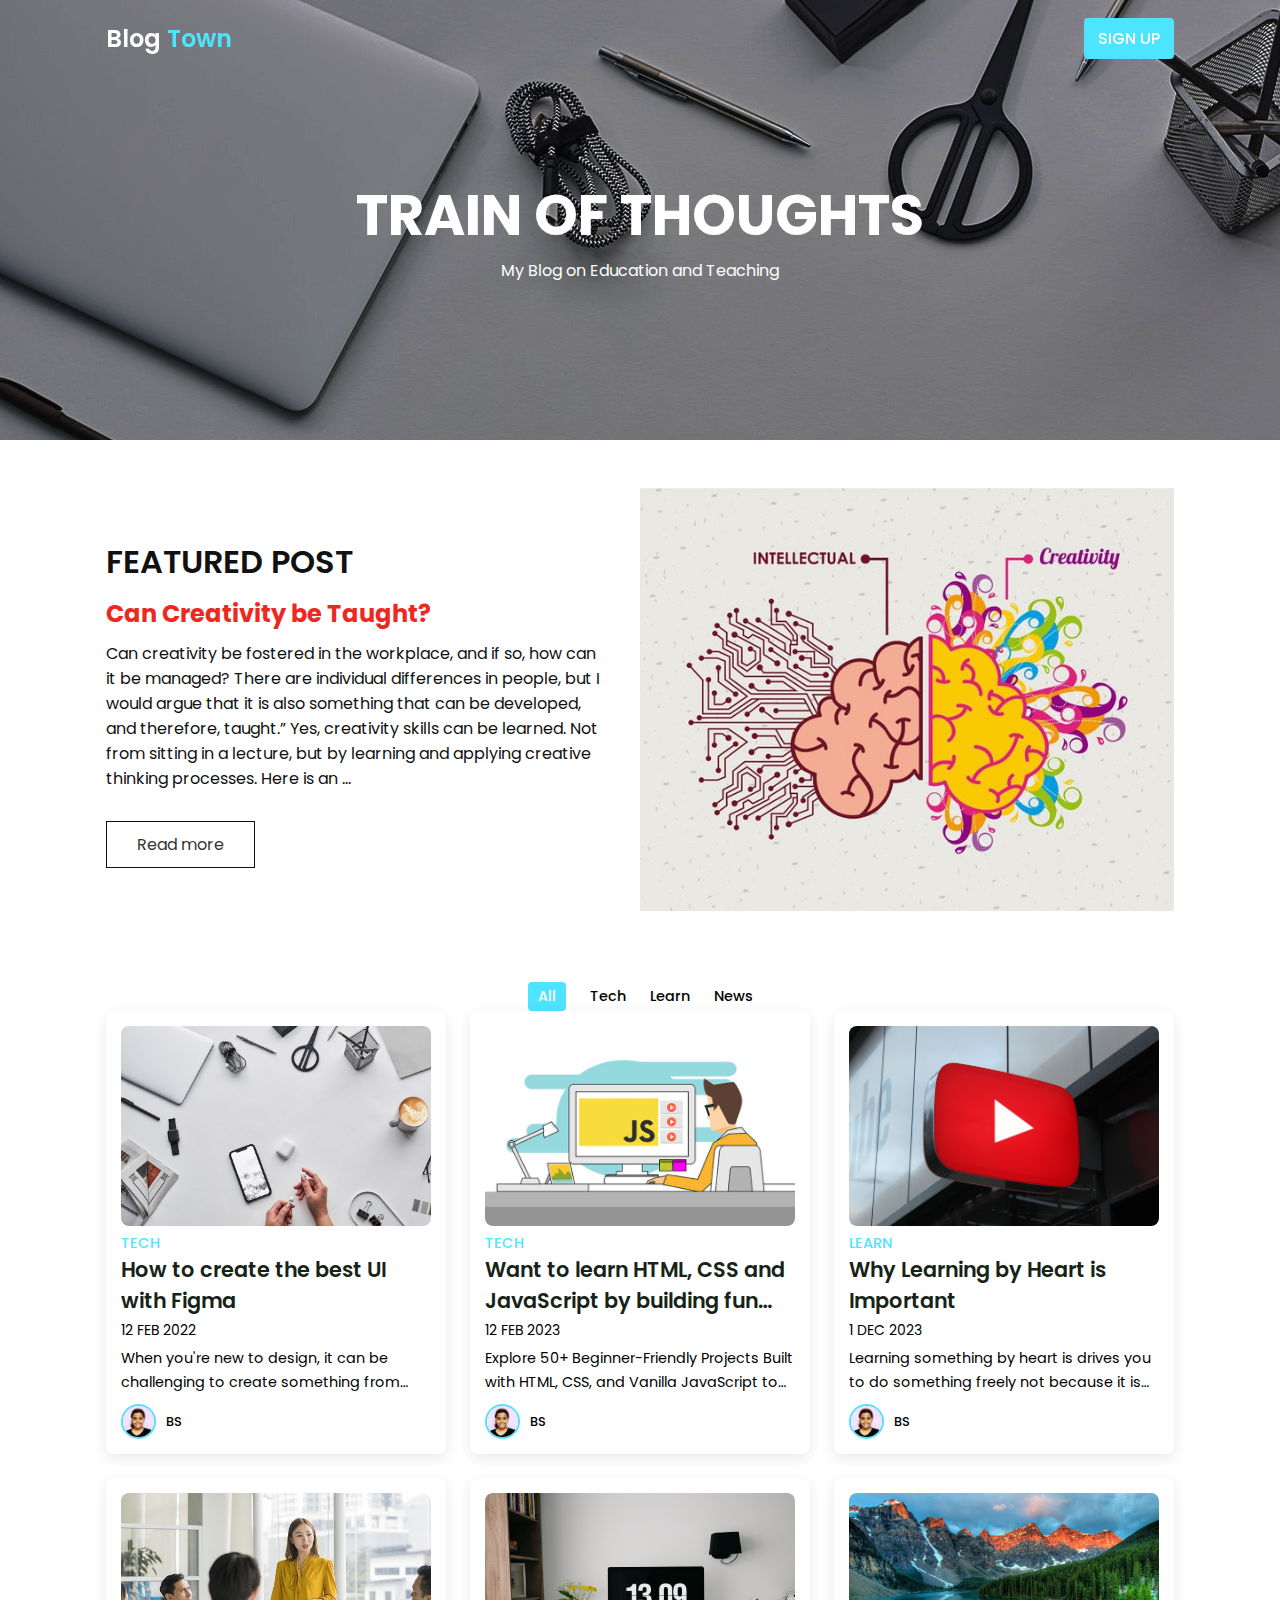
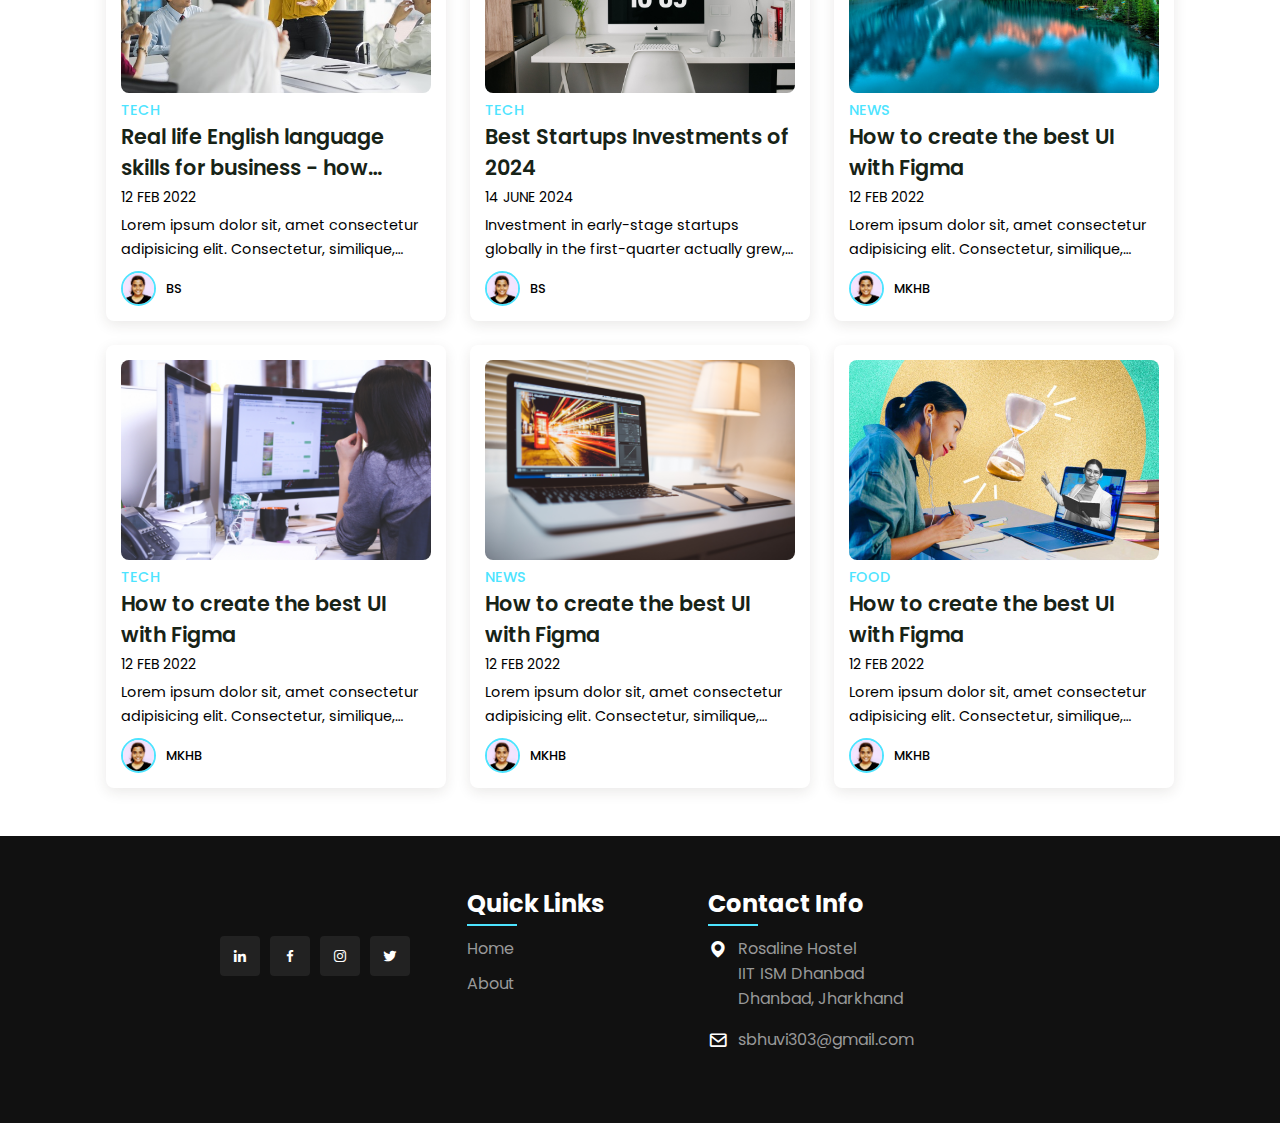
<file: index.html>
<!DOCTYPE html>
<html lang="en">
<head>
    <meta charset="UTF-8">
    <meta http-equiv="X-UA-Compatible" content="IE=edge">
    <meta name="viewport" content="width=device-width, initial-scale=1.0">
    <title>Trend Blogger</title>
    <!-- Box-icon -->
    <link href='https://unpkg.com/boxicons@2.1.4/css/boxicons.min.css' rel='stylesheet'>
    <link rel="stylesheet" href="style.css">
</head>
<body>
    <header>
        <div class="nav container">
            <a href="#" class="logo">Blog <span>Town</span></a>
            <a href="form.html" class="login">Sign Up</a>
        </div>
    </header>

    <section class="home" id="home">
        <div class="home-text container">
            <h2 class="home-title">TRAIN OF THOUGHTS</h2>
            <span class="home-subtitle">My Blog on Education and Teaching</span>
        </div>
    </section>

    <section class="about container" id="about">
        <div class="contentBx">
            <h2 class="titleText">FEATURED
                POST</h2>
                <h2 class="titleText1">Can Creativity be Taught?</h2>
            <p class="title-text">
                Can creativity be fostered in the workplace, and if so, how can it be managed? There are individual differences in people, but I would argue that it is also something that can be developed, and therefore, taught.”  Yes, creativity skills can be learned. Not from sitting in a lecture, but by learning and applying creative thinking processes. Here is an ...
                
            </p>
            <a href="https://www.creativityatwork.com/can-creativity-be-taught/" class="btn2">Read more</a>
        </div>
        <div class="imgBx">
            <img src="images/creativity.jpeg" alt="" class="fitBg">
        </div>
    </section>

    <div class="post-filter container">
        <span class="filter-item active-filter" data-filter="all">All</span>
        <span class="filter-item" data-filter="tech">Tech</span>
        <span class="filter-item" data-filter="food">Learn</span>
        <span class="filter-item" data-filter="news">News</span>
    </div>
    
    <div class="post container">
        <!-- Post 1 -->
        <div class="post-box tech">
            <img src="images/img1.jpg" alt="" class="post-img">
            <h2 class="category">Tech</h2>
            <a href="https://www.cprime.com/resources/blog/how-to-create-your-first-ui-design-app-in-figma/" class="post-title">How to create the best UI with Figma</a>
            <span class="post-date">12 Feb 2022</span>
            <p class="post-description">When you're new to design, it can be challenging to create something from scratch. A recommended approach is to start by copying existing designs. This method ...</p>
            <div class="profile">
                <img src="images/bhuvi.jpg" alt="" class="profile-img">
                <span class="profile-name">BS</span>
            </div>
        </div>
        <!-- Post 2 -->
        <div class="post-box tech">
            <img src="images/img2.jpg" alt="" class="post-img">
            <h2 class="category">Tech</h2>
            <a href="https://www.100jsprojects.com/" class="post-title">Want to learn HTML, CSS and JavaScript by building fun and engaging projects?</a>
            <span class="post-date">12 Feb 2023</span>
            <p class="post-description">Explore 50+ Beginner-Friendly Projects Built with HTML, CSS, and Vanilla JavaScript to Boost Your Web Development Skills</p>
            <div class="profile">
                <img src="images/bhuvi.jpg" alt="" class="profile-img">
                <span class="profile-name">BS</span>
            </div>
        </div>
        <!-- Post 3 -->
        <div class="post-box food">
            <img src="images/img3.jpg" alt="" class="post-img">
            <h2 class="category">LEARN</h2>
            <a href="https://ashishsingh803.wixsite.com/quantumfun/post/why-learning-by-heart-is-important" class="post-title">Why Learning by Heart is Important</a>
            <span class="post-date">1 Dec 2023</span>
            <p class="post-description">Learning something by heart is drives you to do something freely not because it is mandatory. You can learn something by heart by thinking </p>
            <div class="profile">
                <img src="images/bhuvi.jpg" alt="" class="profile-img">
                <span class="profile-name">BS</span>
            </div>
        </div>
        <!-- Post 4 -->
        <div class="post-box tech">
            <img src="images/image.png" alt="" class="post-img">
            <h2 class="category">TECH</h2>
            <a href="https://www.cambridgeenglish.org/blog/real-life-english-language-skills-for-business-how-linguaskill-can-help/" class="post-title">Real life English language skills for business - how Linguaskill can help</a>
            <span class="post-date">12 Feb 2022</span>
            <p class="post-description">Lorem ipsum dolor sit, amet consectetur adipisicing elit. Consectetur, similique, rerum excepturi harum, vitae facilis corrupti vel modi debitis est perferendis aut quasi ea unde repudiandae iste architecto. Corporis, voluptates.</p>
            <div class="profile">
                <img src="images/bhuvi.jpg" alt="" class="profile-img">
                <span class="profile-name">BS</span>
            </div>
        </div>
        <!-- Post 5 -->
        <div class="post-box news">
            <img src="images/img5.jpg" alt="" class="post-img">
            <h2 class="category">Tech</h2>
            <a href="https://www.seedtable.com/startups-investing" class="post-title">Best Startups Investments of 2024</a>
            <span class="post-date">14 June 2024</span>
            <p class="post-description">Investment in early-stage startups globally in the first-quarter actually grew, despite the overall funding dip, Crunchbase data shows. Funding ...</p>
            <div class="profile">
                <img src="images/bhuvi.jpg" alt="" class="profile-img">
                <span class="profile-name">BS</span>
            </div>
        </div>
        <!-- Post 6 -->
        <div class="post-box news">
            <img src="images/img4.jpg" alt="" class="post-img">
            <h2 class="category">News</h2>
            <a href="#" class="post-title">How to create the best UI with Figma</a>
            <span class="post-date">12 Feb 2022</span>
            <p class="post-description">Lorem ipsum dolor sit, amet consectetur adipisicing elit. Consectetur, similique, rerum excepturi harum, vitae facilis corrupti vel modi debitis est perferendis aut quasi ea unde repudiandae iste architecto. Corporis, voluptates.</p>
            <div class="profile">
                <img src="images/bhuvi.jpg" alt="" class="profile-img">
                <span class="profile-name">MKHB</span>
            </div>
        </div>
        <!-- Post 7 -->
        <div class="post-box tech">
            <img src="images/img7.jpg" alt="" class="post-img">
            <h2 class="category">Tech</h2>
            <a href="#" class="post-title">How to create the best UI with Figma</a>
            <span class="post-date">12 Feb 2022</span>
            <p class="post-description">Lorem ipsum dolor sit, amet consectetur adipisicing elit. Consectetur, similique, rerum excepturi harum, vitae facilis corrupti vel modi debitis est perferendis aut quasi ea unde repudiandae iste architecto. Corporis, voluptates.</p>
            <div class="profile">
                <img src="images/bhuvi.jpg" alt="" class="profile-img">
                <span class="profile-name">MKHB</span>
            </div>
        </div>
        <!-- Post 1 -->
        <div class="post-box news">
            <img src="images/img8.jpg" alt="" class="post-img">
            <h2 class="category">News</h2>
            <a href="#" class="post-title">How to create the best UI with Figma</a>
            <span class="post-date">12 Feb 2022</span>
            <p class="post-description">Lorem ipsum dolor sit, amet consectetur adipisicing elit. Consectetur, similique, rerum excepturi harum, vitae facilis corrupti vel modi debitis est perferendis aut quasi ea unde repudiandae iste architecto. Corporis, voluptates.</p>
            <div class="profile">
                <img src="images/bhuvi.jpg" alt="" class="profile-img">
                <span class="profile-name">MKHB</span>
            </div>
        </div>
        <!-- Post 9 -->
        <div class="post-box food">
            <img src="images/img10.jpg" alt="" class="post-img">
            <h2 class="category">Food</h2>
            <a href="#" class="post-title">How to create the best UI with Figma</a>
            <span class="post-date">12 Feb 2022</span>
            <p class="post-description">Lorem ipsum dolor sit, amet consectetur adipisicing elit. Consectetur, similique, rerum excepturi harum, vitae facilis corrupti vel modi debitis est perferendis aut quasi ea unde repudiandae iste architecto. Corporis, voluptates.</p>
            <div class="profile">
                <img src="images/bhuvi.jpg" alt="" class="profile-img">
                <span class="profile-name">MKHB</span>
            </div>
        </div>
    </div>

    <footer>
        <div class="footer-container">
            <div class="sec aboutus">
                <ul class="sci">
                    <li><a href="www.linkedin.com/in/bhuvi-singh-623248255"><i class="bx bxl-linkedin"></i></a></li>
                    <li><a href="#"><i class="bx bxl-facebook"></i></a></li>
                    <li><a href="#"><i class="bx bxl-instagram"></i></a></li>
                    <li><a href="#"><i class="bx bxl-twitter"></i></a></li>
                </ul>
            </div>
            <div class="sec quicklinks">
                <h2>Quick Links</h2>
                <ul>
                    <li><a href="index.html">Home</a></li>
                    <li><a href="about.html">About</a></li>
                </ul>
            </div>
            <div class="sec contactBx">
                <h2>Contact Info</h2>
                <ul class="info">
                    <li>
                        <span><i class='bx bxs-map'></i></span>
                        <span>Rosaline Hostel <br>IIT ISM Dhanbad <br> Dhanbad, Jharkhand</span>
                    </li>
                    <li>
                        <span><i class='bx bx-envelope' ></i></span>
                        <p><a href="mailto:sbhuvi303@gmail.com">sbhuvi303@gmail.com</a></p>
                    </li>
                </ul>
            </div>
        </div>
    </footer>

    <script src="https://cdnjs.cloudflare.com/ajax/libs/jquery/3.6.1/jquery.min.js" integrity="sha512-aVKKRRi/Q/YV+4mjoKBsE4x3H+BkegoM/em46NNlCqNTmUYADjBbeNefNxYV7giUp0VxICtqdrbqU7iVaeZNXA==" crossorigin="anonymous" referrerpolicy="no-referrer"></script>
    <script src="main.js"></script>
</body>
</html>
</file>
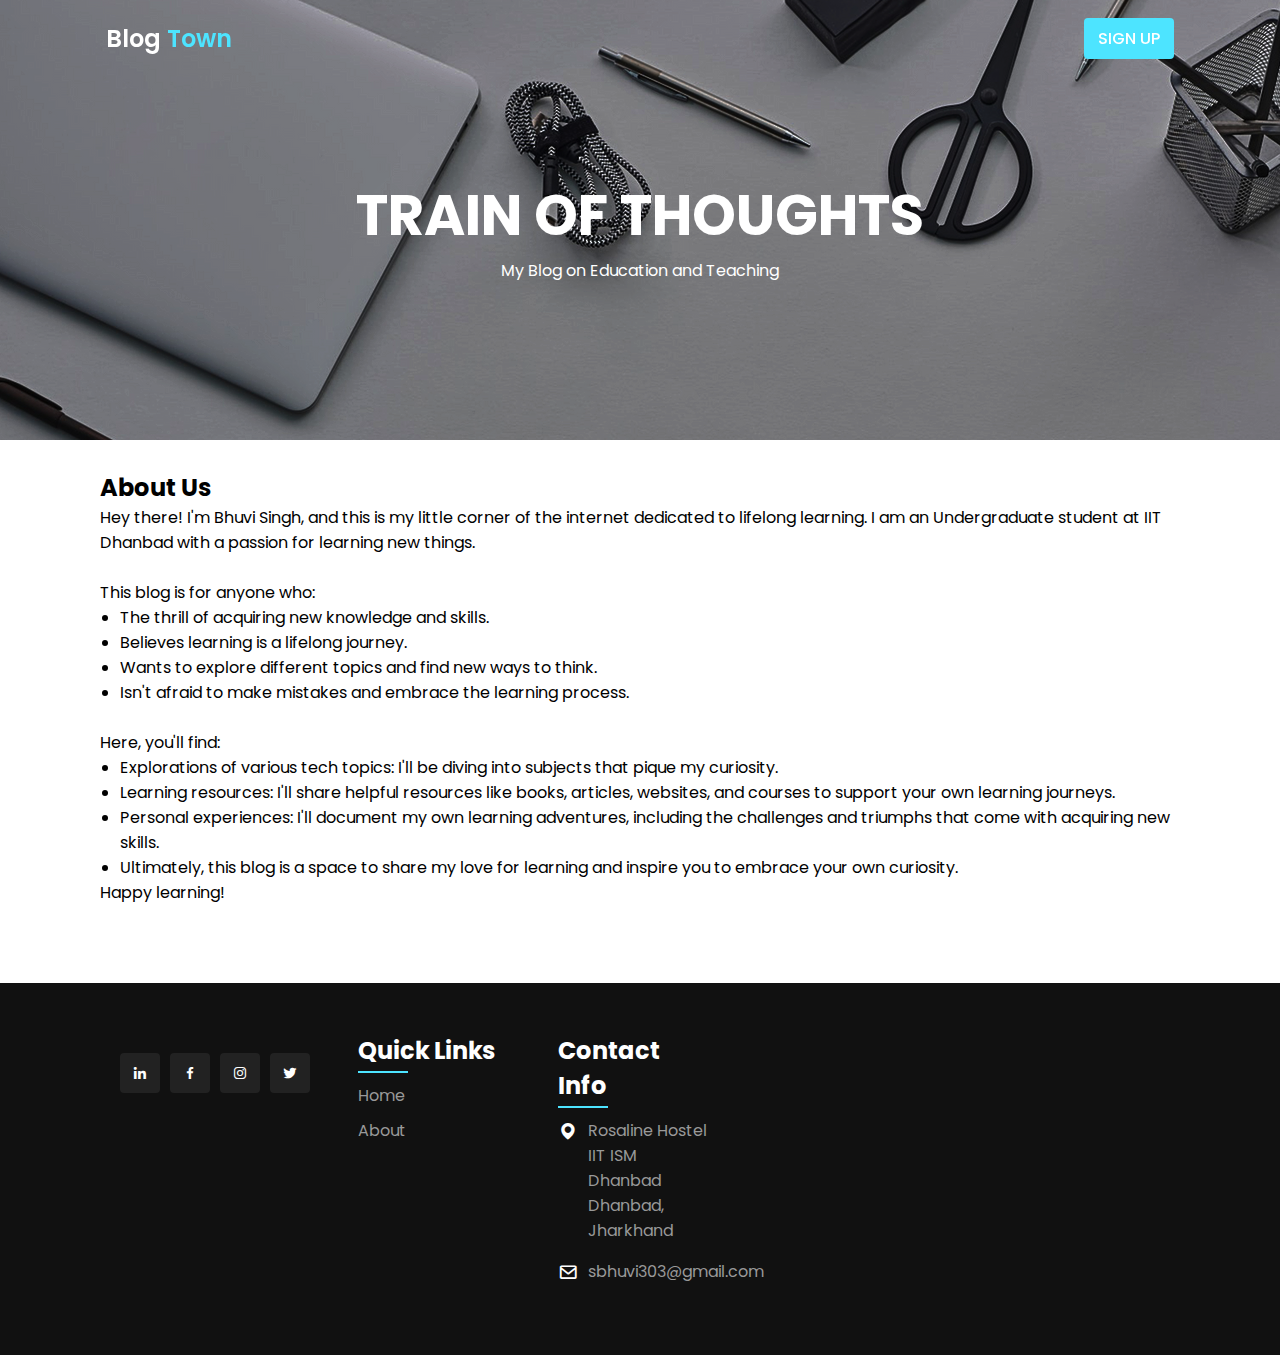
<file: about.html>
<!DOCTYPE html>
<html lang="en">

    <head>
        <meta charset="UTF-8">
        <meta http-equiv="X-UA-Compatible" content="IE=edge">
        <meta name="viewport" content="width=device-width, initial-scale=1.0">
        <title>Trend Blogger</title>
        <link href='https://unpkg.com/boxicons@2.1.4/css/boxicons.min.css' rel='stylesheet'>

        <link rel="stylesheet" href="style.css">
    </head>

    <body>
        <header>
            <div class="nav container">
                <a href="#" class="logo">Blog <span>Town</span></a>
                <a href="form.html" class="login">Sign Up</a>
            </div>
        </header>
        <section class="home" id="home">
            <div class="home-text container">
                <h2 class="home-title">TRAIN OF THOUGHTS</h2>
                <span class="home-subtitle">My Blog on Education and Teaching</span>
            </div>
        </section>
        <div class="sec aboutus">
            <h2>About Us</h2>
            <p>Hey there! I'm Bhuvi Singh, and this is my little corner of the internet dedicated to lifelong learning. I am an Undergraduate student at IIT Dhanbad with a passion for learning new things.</p>
            <br><p>This blog is for anyone who:</p>
            <ul class="list" style="list-style-type: disc; margin-left: 20px;">
                <li>The thrill of acquiring new knowledge and skills.</li>
                <li>Believes learning is a lifelong journey.</li>
                <li>Wants to explore different topics and find new ways to think.</li>
                <li>Isn't afraid to make mistakes and embrace the learning process.</li>
            </ul>
            <br>
            <p>Here, you'll find:</p>
            <ul class="new" style="list-style-type: disc; margin-left: 20px;">
                <li>Explorations of various tech topics: I'll be diving into subjects that pique my curiosity.</li>
                <li>Learning resources: I'll share helpful resources like books, articles, websites, and courses to support your own learning journeys.</li>
                <li>Personal experiences: I'll document my own learning adventures, including the challenges and triumphs that come with acquiring new skills.</li>
                <li>Ultimately, this blog is a space to share my love for learning and inspire you to embrace your own curiosity.</li>
            </ul>
            <p>Happy learning!</p>
        </div>        
        
        <footer>
            <div class="footer-container">
                    <ul class="sci">
                        <li><a href="www.linkedin.com/in/bhuvi-singh-623248255"><i class="bx bxl-linkedin"></i></a></li>
                        <li><a href="#"><i class="bx bxl-facebook"></i></a></li>
                        <li><a href="#"><i class="bx bxl-instagram"></i></a></li>
                        <li><a href="#"><i class="bx bxl-twitter"></i></a></li>
                    </ul>
                <div class="sec quicklinks">
                    <h2>Quick Links</h2>
                    <ul>
                        <li><a href="index.html">Home</a></li>
                        <li><a href="about.html">About</a></li>
                    </ul>
                </div>
                <div class="sec contactBx">
                    <h2>Contact Info</h2>
                    <ul class="info">
                        <li>
                            <span><i class='bx bxs-map'></i></span>
                            <span>Rosaline Hostel <br>IIT ISM Dhanbad <br> Dhanbad, Jharkhand</span>
                        </li>
                        <li>
                            <span><i class='bx bx-envelope' ></i></span>
                            <p><a href="mailto:sbhuvi303@gmail.com">sbhuvi303@gmail.com</a></p>
                        </li>
                    </ul>
                </div>
            </div>
        </footer>
    
        <script src="https://cdnjs.cloudflare.com/ajax/libs/jquery/3.6.1/jquery.min.js" integrity="sha512-aVKKRRi/Q/YV+4mjoKBsE4x3H+BkegoM/em46NNlCqNTmUYADjBbeNefNxYV7giUp0VxICtqdrbqU7iVaeZNXA==" crossorigin="anonymous" referrerpolicy="no-referrer"></script>
        <script src="main.js"></script>
    </body>

</html>
</file>
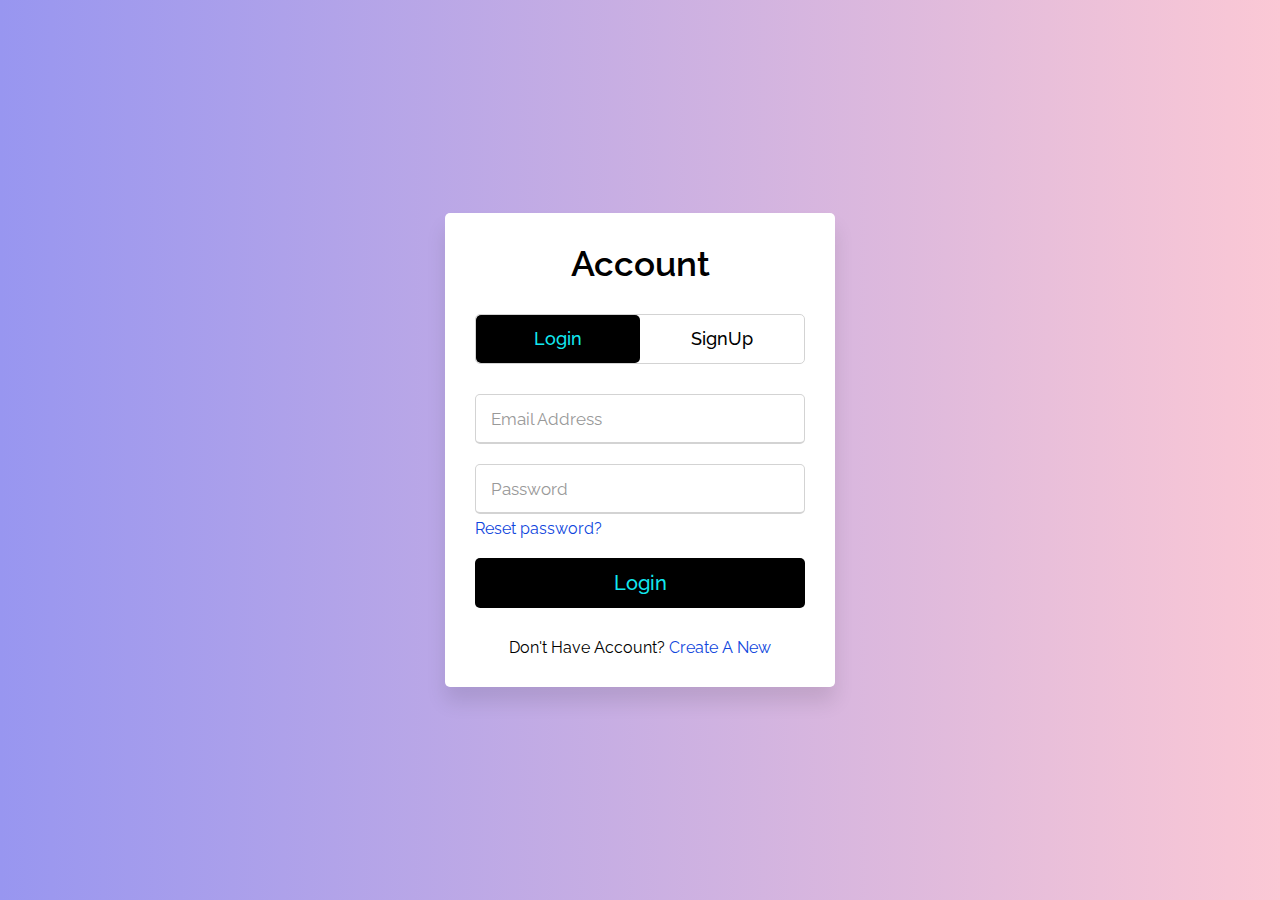
<file: form.html>
<!DOCTYPE html>
<html lang="en" dir="ltr">
  <head>
    <meta charset="utf-8">
    <title>Sign Up | Log In</title>
    <link rel="stylesheet" href="styl.css">
    <meta name="viewport" content="width=device-width, initial-scale=1.0">
  </head>
  <body>
    <div class="wrapper">
       <div class="title-text">
          <div class="title login">
             Account 
          </div>
          <div class="title signup">
             Account
          </div>
       </div>
       <div class="form-container">
          <div class="slide-controls">
             <input type="radio" name="slide" id="login" checked>
             <input type="radio" name="slide" id="signup">
             <label for="login" class="slide login">Login</label>
             <label for="signup" class="slide signup">SignUp</label>
             <div class="slider-tab"></div>
          </div>
          <div class="form-inner">
             <form action="index1.html" class="login">
                <div class="field">
                   <input type="text" placeholder="Email Address" required>
                </div>
                <div class="field">
                   <input type="password" placeholder="Password" required>
                </div>
                <div class="pass-link">
                   <a href="#">Reset password?</a>
                </div>
                <div class="field btn">
                   <div class="btn-layer"></div>
                   <input type="submit" value="Login">
                </div>
                <div class="signup-link">
                   Don't Have Account? <a href="">Create A New</a>
                </div>
             </form>
             <form action="index1.html" class="signup">
                <div class="field">
                   <input type="text" placeholder="Email Address" required>
                </div>
                <div class="field">
                   <input type="password" placeholder="Password" required>
                </div>
                <div class="field">
                   <input type="password" placeholder="Confirm Password" required>
                </div>
                <div class="field btn">
                   <div class="btn-layer"></div>
                   <input type="submit" value="SignUp">
                </div>
             </form>
          </div>
       </div>
    </div>
    <script src="styl.js"></script>
  </body>
</html>
</file>
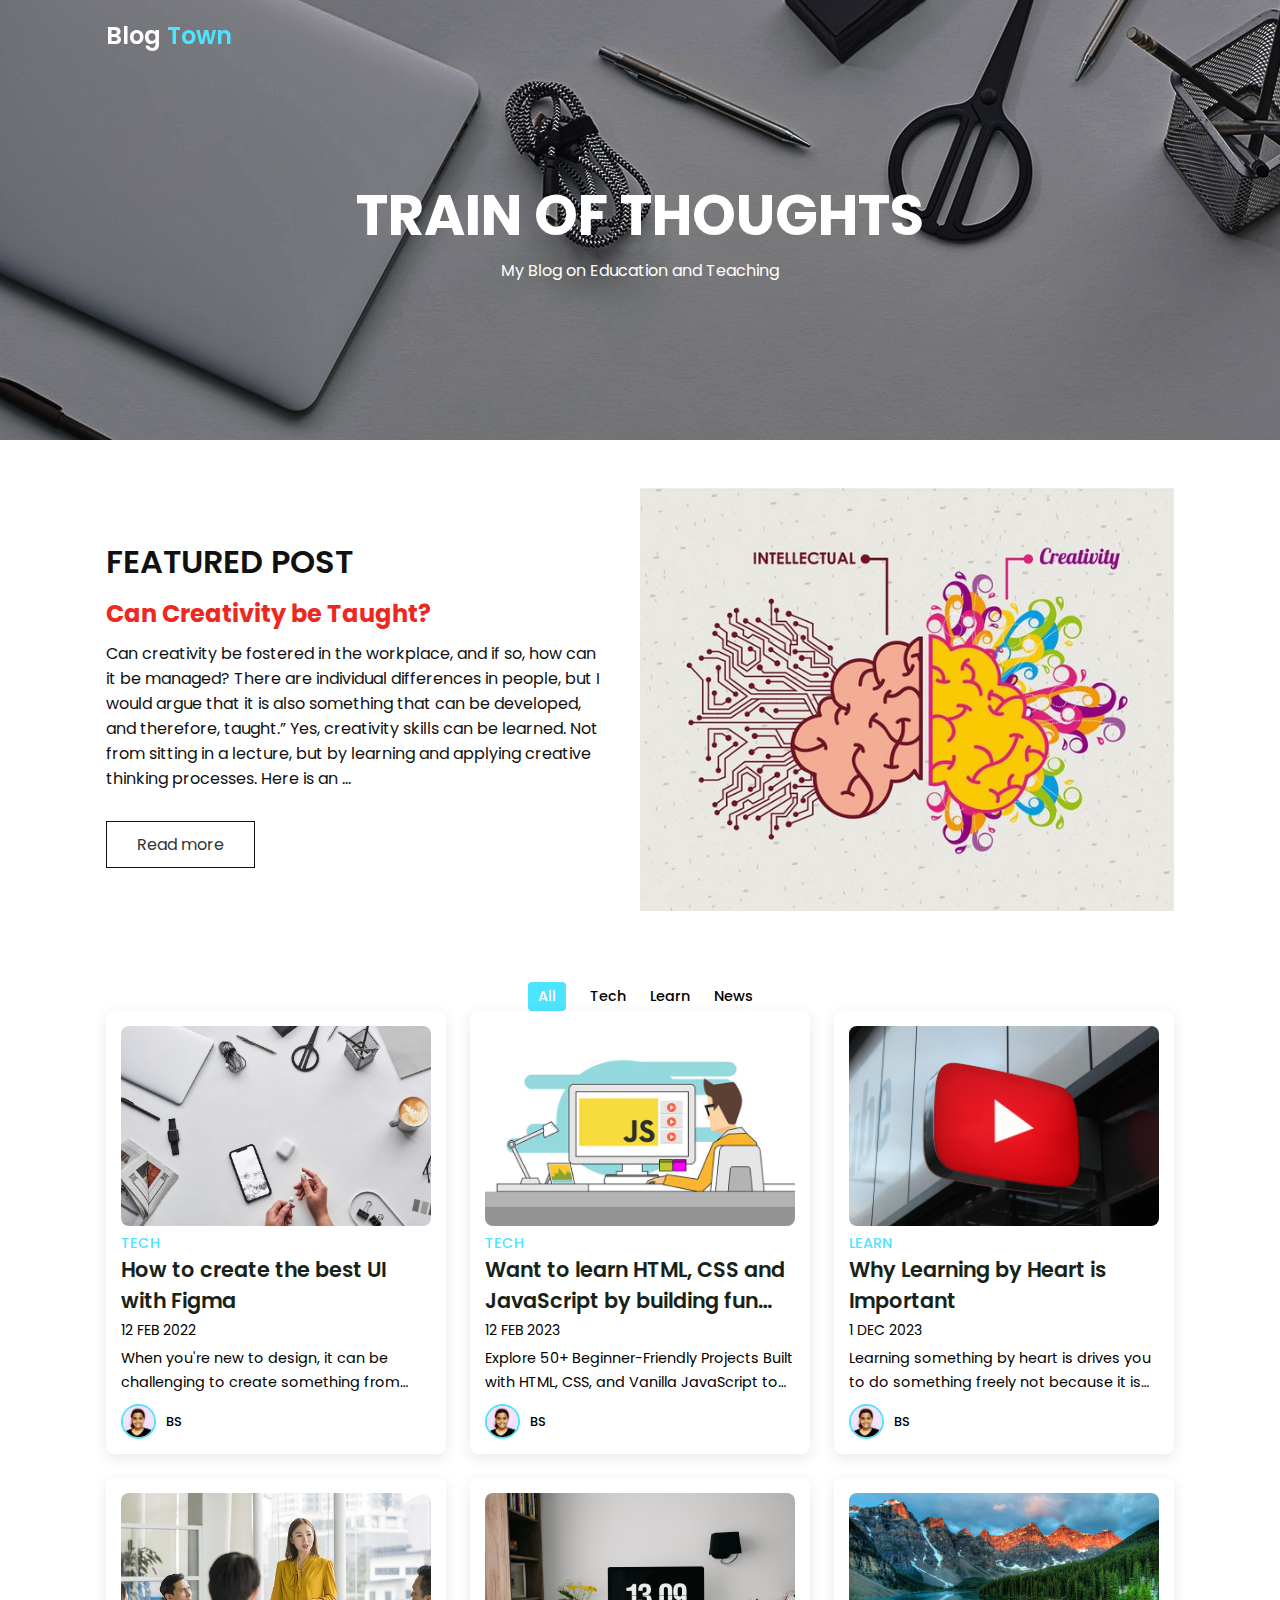
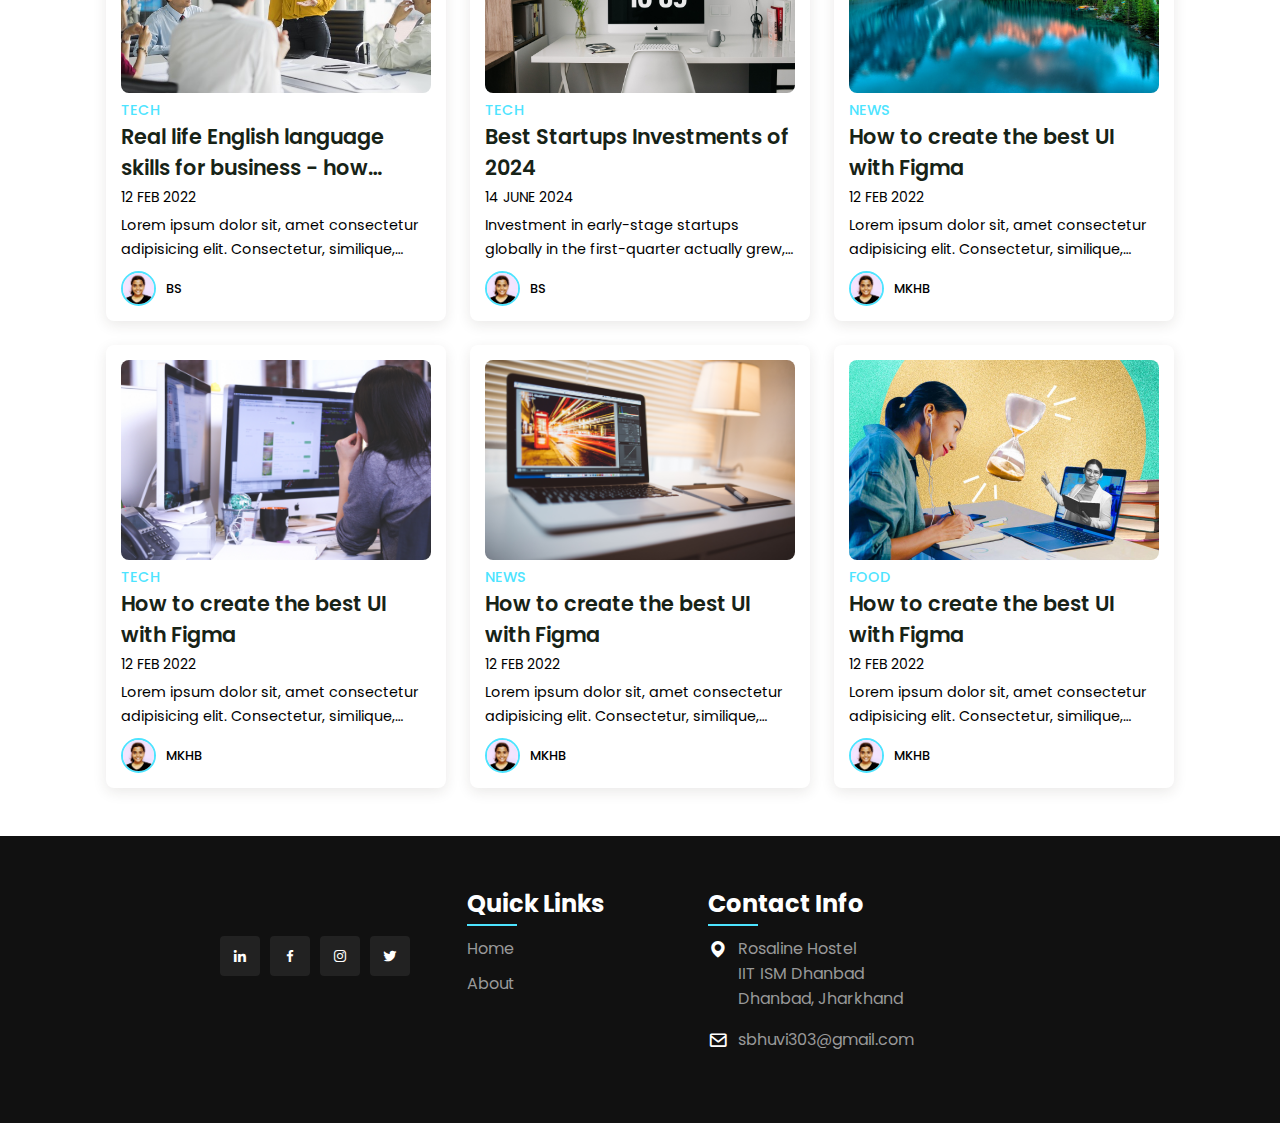
<file: index1.html>
<!DOCTYPE html>
<html lang="en">
<head>
    <meta charset="UTF-8">
    <meta http-equiv="X-UA-Compatible" content="IE=edge">
    <meta name="viewport" content="width=device-width, initial-scale=1.0">
    <title>Trend Blogger</title>
    <!-- Box-icon -->
    <link href='https://unpkg.com/boxicons@2.1.4/css/boxicons.min.css' rel='stylesheet'>
    <link rel="stylesheet" href="style.css">
</head>
<body>
    <header>
        <div class="nav container">
            <a href="#" class="logo">Blog <span>Town</span></a>
        </div>
    </header>

    <section class="home" id="home">
        <div class="home-text container">
            <h2 class="home-title">TRAIN OF THOUGHTS</h2>
            <span class="home-subtitle">My Blog on Education and Teaching</span>
        </div>
    </section>

    <section class="about container" id="about">
        <div class="contentBx">
            <h2 class="titleText">FEATURED
                POST</h2>
                <h2 class="titleText1">Can Creativity be Taught?</h2>
            <p class="title-text">
                Can creativity be fostered in the workplace, and if so, how can it be managed? There are individual differences in people, but I would argue that it is also something that can be developed, and therefore, taught.”  Yes, creativity skills can be learned. Not from sitting in a lecture, but by learning and applying creative thinking processes. Here is an ...
                
            </p>
            <a href="https://www.creativityatwork.com/can-creativity-be-taught/" class="btn2">Read more</a>
        </div>
        <div class="imgBx">
            <img src="images/creativity.jpeg" alt="" class="fitBg">
        </div>
    </section>

    <div class="post-filter container">
        <span class="filter-item active-filter" data-filter="all">All</span>
        <span class="filter-item" data-filter="tech">Tech</span>
        <span class="filter-item" data-filter="food">Learn</span>
        <span class="filter-item" data-filter="news">News</span>
    </div>
    
    <div class="post container">
        <!-- Post 1 -->
        <div class="post-box tech">
            <img src="images/img1.jpg" alt="" class="post-img">
            <h2 class="category">Tech</h2>
            <a href="https://www.cprime.com/resources/blog/how-to-create-your-first-ui-design-app-in-figma/" class="post-title">How to create the best UI with Figma</a>
            <span class="post-date">12 Feb 2022</span>
            <p class="post-description">When you're new to design, it can be challenging to create something from scratch. A recommended approach is to start by copying existing designs. This method ...</p>
            <div class="profile">
                <img src="images/bhuvi.jpg" alt="" class="profile-img">
                <span class="profile-name">BS</span>
            </div>
        </div>
        <!-- Post 2 -->
        <div class="post-box tech">
            <img src="images/img2.jpg" alt="" class="post-img">
            <h2 class="category">Tech</h2>
            <a href="https://www.100jsprojects.com/" class="post-title">Want to learn HTML, CSS and JavaScript by building fun and engaging projects?</a>
            <span class="post-date">12 Feb 2023</span>
            <p class="post-description">Explore 50+ Beginner-Friendly Projects Built with HTML, CSS, and Vanilla JavaScript to Boost Your Web Development Skills</p>
            <div class="profile">
                <img src="images/bhuvi.jpg" alt="" class="profile-img">
                <span class="profile-name">BS</span>
            </div>
        </div>
        <!-- Post 3 -->
        <div class="post-box food">
            <img src="images/img3.jpg" alt="" class="post-img">
            <h2 class="category">LEARN</h2>
            <a href="https://ashishsingh803.wixsite.com/quantumfun/post/why-learning-by-heart-is-important" class="post-title">Why Learning by Heart is Important</a>
            <span class="post-date">1 Dec 2023</span>
            <p class="post-description">Learning something by heart is drives you to do something freely not because it is mandatory. You can learn something by heart by thinking </p>
            <div class="profile">
                <img src="images/bhuvi.jpg" alt="" class="profile-img">
                <span class="profile-name">BS</span>
            </div>
        </div>
        <!-- Post 4 -->
        <div class="post-box tech">
            <img src="images/image.png" alt="" class="post-img">
            <h2 class="category">TECH</h2>
            <a href="https://www.cambridgeenglish.org/blog/real-life-english-language-skills-for-business-how-linguaskill-can-help/" class="post-title">Real life English language skills for business - how Linguaskill can help</a>
            <span class="post-date">12 Feb 2022</span>
            <p class="post-description">Lorem ipsum dolor sit, amet consectetur adipisicing elit. Consectetur, similique, rerum excepturi harum, vitae facilis corrupti vel modi debitis est perferendis aut quasi ea unde repudiandae iste architecto. Corporis, voluptates.</p>
            <div class="profile">
                <img src="images/bhuvi.jpg" alt="" class="profile-img">
                <span class="profile-name">BS</span>
            </div>
        </div>
        <!-- Post 5 -->
        <div class="post-box news">
            <img src="images/img5.jpg" alt="" class="post-img">
            <h2 class="category">Tech</h2>
            <a href="https://www.seedtable.com/startups-investing" class="post-title">Best Startups Investments of 2024</a>
            <span class="post-date">14 June 2024</span>
            <p class="post-description">Investment in early-stage startups globally in the first-quarter actually grew, despite the overall funding dip, Crunchbase data shows. Funding ...</p>
            <div class="profile">
                <img src="images/bhuvi.jpg" alt="" class="profile-img">
                <span class="profile-name">BS</span>
            </div>
        </div>
        <!-- Post 6 -->
        <div class="post-box news">
            <img src="images/img4.jpg" alt="" class="post-img">
            <h2 class="category">News</h2>
            <a href="#" class="post-title">How to create the best UI with Figma</a>
            <span class="post-date">12 Feb 2022</span>
            <p class="post-description">Lorem ipsum dolor sit, amet consectetur adipisicing elit. Consectetur, similique, rerum excepturi harum, vitae facilis corrupti vel modi debitis est perferendis aut quasi ea unde repudiandae iste architecto. Corporis, voluptates.</p>
            <div class="profile">
                <img src="images/bhuvi.jpg" alt="" class="profile-img">
                <span class="profile-name">MKHB</span>
            </div>
        </div>
        <!-- Post 7 -->
        <div class="post-box tech">
            <img src="images/img7.jpg" alt="" class="post-img">
            <h2 class="category">Tech</h2>
            <a href="#" class="post-title">How to create the best UI with Figma</a>
            <span class="post-date">12 Feb 2022</span>
            <p class="post-description">Lorem ipsum dolor sit, amet consectetur adipisicing elit. Consectetur, similique, rerum excepturi harum, vitae facilis corrupti vel modi debitis est perferendis aut quasi ea unde repudiandae iste architecto. Corporis, voluptates.</p>
            <div class="profile">
                <img src="images/bhuvi.jpg" alt="" class="profile-img">
                <span class="profile-name">MKHB</span>
            </div>
        </div>
        <!-- Post 1 -->
        <div class="post-box news">
            <img src="images/img8.jpg" alt="" class="post-img">
            <h2 class="category">News</h2>
            <a href="#" class="post-title">How to create the best UI with Figma</a>
            <span class="post-date">12 Feb 2022</span>
            <p class="post-description">Lorem ipsum dolor sit, amet consectetur adipisicing elit. Consectetur, similique, rerum excepturi harum, vitae facilis corrupti vel modi debitis est perferendis aut quasi ea unde repudiandae iste architecto. Corporis, voluptates.</p>
            <div class="profile">
                <img src="images/bhuvi.jpg" alt="" class="profile-img">
                <span class="profile-name">MKHB</span>
            </div>
        </div>
        <!-- Post 9 -->
        <div class="post-box food">
            <img src="images/img10.jpg" alt="" class="post-img">
            <h2 class="category">Food</h2>
            <a href="#" class="post-title">How to create the best UI with Figma</a>
            <span class="post-date">12 Feb 2022</span>
            <p class="post-description">Lorem ipsum dolor sit, amet consectetur adipisicing elit. Consectetur, similique, rerum excepturi harum, vitae facilis corrupti vel modi debitis est perferendis aut quasi ea unde repudiandae iste architecto. Corporis, voluptates.</p>
            <div class="profile">
                <img src="images/bhuvi.jpg" alt="" class="profile-img">
                <span class="profile-name">MKHB</span>
            </div>
        </div>
    </div>

    <footer>
        <div class="footer-container">
            <div class="sec aboutus">
                <ul class="sci">
                    <li><a href="www.linkedin.com/in/bhuvi-singh-623248255"><i class="bx bxl-linkedin"></i></a></li>
                    <li><a href="#"><i class="bx bxl-facebook"></i></a></li>
                    <li><a href="#"><i class="bx bxl-instagram"></i></a></li>
                    <li><a href="#"><i class="bx bxl-twitter"></i></a></li>
                </ul>
            </div>
            <div class="sec quicklinks">
                <h2>Quick Links</h2>
                <ul>
                    <li><a href="index.html">Home</a></li>
                    <li><a href="about.html">About</a></li>
                </ul>
            </div>
            <div class="sec contactBx">
                <h2>Contact Info</h2>
                <ul class="info">
                    <li>
                        <span><i class='bx bxs-map'></i></span>
                        <span>Rosaline Hostel <br>IIT ISM Dhanbad <br> Dhanbad, Jharkhand</span>
                    </li>
                    <li>
                        <span><i class='bx bx-envelope' ></i></span>
                        <p><a href="mailto:sbhuvi303@gmail.com">sbhuvi303@gmail.com</a></p>
                    </li>
                </ul>
            </div>
        </div>
    </footer>

    <script src="https://cdnjs.cloudflare.com/ajax/libs/jquery/3.6.1/jquery.min.js" integrity="sha512-aVKKRRi/Q/YV+4mjoKBsE4x3H+BkegoM/em46NNlCqNTmUYADjBbeNefNxYV7giUp0VxICtqdrbqU7iVaeZNXA==" crossorigin="anonymous" referrerpolicy="no-referrer"></script>
    <script src="main.js"></script>
</body>
</html>
</file>
<file: style.css>
@import url('https://fonts.googleapis.com/css2?family=Poppins:ital,wght@0,600;0,700;1,400&display=swap');
*{
    font-family: 'Poppins', sans-serif;
    margin: 0;
    padding: 0;
    scroll-behavior: smooth;
    scroll-padding-top: 2rem;
    box-sizing: border-box;
}

/* root values */
:root{
    --container-color: #1a1e21;
    --second-color: rgba(77, 228, 255);
    --text-color: #172317;
    --bg-color: #fff;
}

::selection{
    color: var(--bg-color);
    background: var(--second-color);
}

a{
    text-decoration: none;
}

li{
    list-style: disc;
}

img{
    width: 100%;
}

section{
    padding: 3rem 0 2rem;
}

.container{
    max-width: 1068px;
    margin: auto;
    width: 100%;
}

a{
    color: #fff;
}

/* Header */
header{
    position: fixed;
    top: 0;
    left: 0;
    width: 100%;
    z-index: 200;
}

header.shadow{
    background: var(--bg-color);
    box-shadow: 0 1px 4px hsl(0 4% 14% / 10%);
    transition: .5s;
}

header.shadow .logo{
    color: var(--text-color);
}

.nav{
    display: flex;
    align-items: center;
    justify-content: space-between;
    padding: 18px 0;
}

.logo{
    font-size: 1.5rem;
    font-weight: 600;
    color: var(--bg-color);
}

.logo span{
    color: var(--second-color);
}

.login{
    padding: 8px 14px;
    text-transform: uppercase;
    font-weight: 500;
    border-radius: 4px;
    background: var(--second-color);
    color: var(--bg-color);
}

.login:hover{
    background: hsl(199, 98%, 56%);
    transition: .5s;
}

.home{
    width: 100%;
    min-height: 440px;
    background: url("images/banner2.png");
    display: grid;
    justify-content: center;
    align-items: center;
}

.home-text{
    color: var(--bg-color);
    text-align: center;
}

.home-title{
    font-size: 3.5rem;
}

.home-subtitle{
    font-size: 1rem;
    font-weight: 400;
}

.about{
    position: relative;
    width: 100%;
    display: flex !important;
    justify-content: center;
    align-items: center;
}

.about .contentBx{
    max-width: 50%;
    width: 50%;
    text-align: left;
    padding-right: 40px;
}

.titleText{
    font-weight: 600;
    color: #111;
    font-size: 2rem;
    margin-bottom: 10px;
}
.titleText1{
    margin-bottom: 10px;
    color:rgb(237, 40, 33)
}

.title-text{
    color: #111;
    font-size: 1em;
}

.about .imgBx{
    position: relative;
    min-width: 50%;
    width: 50%;
    min-height: 100px;
}

.btn2{
    position: relative;
    display: inline-block;
    margin-top: 30px;
    padding: 10px 30px;
    background: #fff;
    border: .8px solid #111;
    color: #333;
    text-decoration: none;
    transition: 0.5s;
}

.btn2:hover{
    background-color: var(--second-color);
    border: none;
    color: #fff;
}

.post-filter{
    display: flex;
    justify-content: center;
    align-items: center;
    column-gap: 1.5rem;
    margin-top: 2rem !important;
}

.filter-item{
    font-size: 0.9rem;
    font-weight: 500;
    cursor: pointer;
}

.active-filter{
    background: var(--second-color);
    color: var(--bg-color);
    padding: 4px 10px;
    border-radius: 4px;
}

.post{
    display: grid;
    grid-template-columns: repeat(auto-fit, minmax(280px, auto));
    justify-content: center;
    gap: 1.5rem;
}

.post-box{
    background: var(--bg-color);
    box-shadow: 0 4px 14px hsl(35deg 25% 15% / 10%);
    padding: 15px;
    border-radius: 0.5rem;
}

.post-img{
    width: 100%;
    height: 200px;
    object-fit: cover;
    object-position: center;
    border-radius: 0.5rem;
}

.category{
    font-size: 0.9rem;
    font-weight: 500;
    text-transform: uppercase;
    color: var(--second-color);
}

.post-title{
    font-size: 1.3rem;
    font-weight: 600;
    color: var(--text-color);
    display: -webkit-box;
    -webkit-line-clamp: 2;
    -webkit-box-orient: vertical;
    overflow: hidden;
}

.post-date{
    display: flex;
    font-size: 0.875rem;
    text-transform: uppercase;
    margin-top: 4px;
    font-weight: 400;
}

.post-description{
    font-size: 0.9rem;
    line-height: 1.5rem;
    margin: 5px 0 10px;
    display: -webkit-box;
    -webkit-line-clamp: 2;
    -webkit-box-orient: vertical;
    overflow: hidden;
}

.profile{
    display: flex;
    align-items: center;
    gap: 10px;
}

.profile-img{
    width: 35px;
    height: 35px;
    border-radius: 50%;
    object-fit: cover;
    object-position: center;
    border: 2px solid var(--second-color);
}

.profile-name{
    font-size: .8rem;
    font-weight: 500;
}

footer{
    position: relative;
    width: 100%;
    height: auto;
    padding: 50px 100px;
    margin-top: 3rem;
    background: #111;
    display: flex;
    font-family: sans-serif;
    justify-content: space-between;
}

.footer-container{
    display: flex;
    justify-content: space-between;
    flex-wrap: wrap;
    flex-direction: row;
}

.footer-container .sec{
    margin-right: 30px;
}

.footer-container .sec.aboutus{
    width: 40%;
}

.footer-container h2{
    position: relative;
    color: #fff;
    margin-bottom: 15px;
}

.footer-container h2::before{
    content: '';
    position: absolute;
    bottom: -5px;
    left: 0;
    width: 50px;
    height: 2px;
    background: rgb(77, 228, 255);
}

footer p{
    color: #fff;
}

.sci{
    margin: 20px;
    display: flex;
}

.sci li{
    list-style: none;
}

.sci li a{
    display: inline-block;
    width: 40px;
    height: 40px;
    background: #222;
    display: flex;
    justify-content: center;
    align-items: center;
    margin-right: 10px;
    text-decoration: none;
    border-radius: 4px;
    transition: .5s;
}

.sci li a:hover{
    background: rgb(77, 228, 255);
}

.sci i a .bx{
    color: #fff;
    font-size: 20px;
}

.quicklinks{
    position: relative;
    width: 25%;
}

.quicklinks ul li{
    list-style: none;
}

.quicklinks ul li a{
    color: #999;
    text-decoration: none;
    margin-bottom: 10px;
    display: inline-block;
    transition: .3s;
}

.quicklinks ul li a:hover{
    color: #fff;
}

.footer-container .contactBx{
    width: calc(35% - 60px);
    margin-right: 0 !important;
}

.contactBx .info{
    position: relative;
}

.contactBx .info li{
    display: flex !important;
    margin-bottom: 16px;
}

.contactBx .info li span:nth-child(1){
    color: #fff;
    font-size: 20px;
    margin-right: 10px;
}

.contactBx .info li span{
    color: #999;
}

.contactBx .info li a{
    color: #999;
    text-decoration: none;
    transition: .5s;
}

.contactBx .info li a:hover{
    color: #fff;
}

.sec.aboutus{
    padding: 30px 100px;
    color: black;
}
.list{
    color:black
}

@media (max-width: 1060px){
    .container{
        margin: 0 auto;
        width: 95%;
    }

    .home-text{
        width: 100%
    }
}

@media (max-width: 768px){
    .nav{
        padding: 10px 0;
    }

    section{
        padding: 2rem 0 !important;
    }

    .header-content{
        margin-top: 3rem !important;
    }

    .home{
        min-height: 380px;
    }

    .home-title{
        font-size: 3rem;
    }

    .header-title{
        font-size: 2rem;
    }

    .header-img{
        height: 370px;
    }

    .about{
        flex-direction: column;
    }

    .about .contentBx{
        min-width: 100%;
        width: 100%;
        text-align: center;
        padding-right: 0px;
    }

    .about .contentBx,
    .about .imgBx{
        min-width: 100%;
        width: 100%;
        padding-right: 0px;
        text-align: center;
    }

    .about .imgBx{
        min-height: 250px;
    }

    .btn2{
        margin-bottom: 30px;
    }

    .post-header{
        height: 435px;
    }

    .post-header{
        margin-top: 9rem !important;
    }
}

@media (max-width: 570px){
    .post-header{
        height: 390px;
    }

    .header-title{
        width: 100%;
    }

    .header-img{
        height: 340px;
    }
}

@media (max-width: 396px){
    .home-title{
        font-size: 2rem;
    }

    .home-subtitle{
        font-size: 0.9rem;
    }

    .home{
        min-height: 300px;
    }

    .post-box{
        padding: 10px;
    }

    .header-title{
        font-size: 1.4rem;
    }

    .header-img{
        height: 240px;
    }

    .post-header{
        height: 335px;
    }

    .header-img{
        height: 340px;
    }
}

/* Footer Media Query */
@media (max-width: 991px){
    footer{
        padding: 40px;
        font-size: 20px;
    }

    footer .footer-container{
        flex-direction: column;
    }

    footer .footer-container .sec{
        margin-right: 0;
        margin-bottom: 40px;
    }

    footer .footer-container .sec.aboutus{
        width: 100% !important;
    }

    footer .footer-container .quicklinks{
        width: 100%;
    }

    footer .footer-container .contactBx{
        width: 100%;
    }
}
</file>
<file: styl.css>
@import url('https://fonts.googleapis.com/css2?family=Raleway:wght@300&display=swap');

*{
  margin: 0;
  padding: 0;
  box-sizing: border-box;
  font-family: 'Raleway', sans-serif;
}
html,body{
  display: grid;
  height: 100%;
  width: 100%;
  place-items: center;
  background: -webkit-linear-gradient(left, #9896F0,#FBC8D5);
}
::selection{
  background: #12e8f0;
  color: #fff;
}
.wrapper{
  overflow: hidden;
  max-width: 390px;
  background: #fff;
  padding: 30px;
  border-radius: 5px;
  box-shadow: 0px 15px 20px rgba(0,0,0,0.1);
}
.wrapper .title-text{
  display: flex;
  width: 200%;
}
.wrapper .title{
  width: 50%;
  font-size: 35px;
  font-weight: 600;
  text-align: center;
  transition: all 0.6s cubic-bezier(0.68,-0.55,0.265,1.55);
}
.wrapper .slide-controls{
  position: relative;
  display: flex;
  height: 50px;
  width: 100%;
  overflow: hidden;
  margin: 30px 0 10px 0;
  justify-content: space-between;
  border: 1px solid lightgrey;
  border-radius: 5px;
}
.slide-controls .slide{
  height: 100%;
  width: 100%;
  color:#12e8f0;
  font-size: 18px;
  font-weight: 500;
  text-align: center;
  line-height: 48px;
  cursor: pointer;
  z-index: 1;
  transition: all 0.6s ease;
}
.slide-controls label.signup{
  color: #000;
}
.slide-controls .slider-tab{
  position: absolute;
  height: 100%;
  width: 50%;
  left: 0;
  z-index: 0;
  border-radius: 5px;
  background:#000;
  transition: all 0.6s cubic-bezier(0.68,-0.55,0.265,1.55);
}
input[type="radio"]{
  display: none;
}
#signup:checked ~ .slider-tab{
  left: 50%;
}
#signup:checked ~ label.signup{
  color:#12e8f0;
  cursor: default;
  user-select: none;
}
#signup:checked ~ label.login{
  color: #000;
}
#login:checked ~ label.signup{
  color: #000;
}
#login:checked ~ label.login{
  cursor: default;
  user-select: none;
}
.wrapper .form-container{
  width: 100%;
  overflow: hidden;
}
.form-container .form-inner{
  display: flex;
  width: 200%;
}
.form-container .form-inner form{
  width: 50%;
  transition: all 0.6s cubic-bezier(0.68,-0.55,0.265,1.55);
}
.form-inner form .field{
  height: 50px;
  width: 100%;
  margin-top: 20px;
}
.form-inner form .field input{
  height: 100%;
  width: 100%;
  outline: none;
  padding-left: 15px;
  border-radius: 5px;
  border: 1px solid lightgrey;
  border-bottom-width: 2px;
  font-size: 17px;
  transition: all 0.3s ease;
}
.form-inner form .field input:focus{
  border-color: #12e8f0;
}
.form-inner form .field input::placeholder{
  color: #999;
  transition: all 0.3s ease;
}
form .field input:focus::placeholder{
  color: #b3b3b3;
}
.form-inner form .pass-link{
  margin-top: 5px;
}
.form-inner form .signup-link{
  text-align: center;
  margin-top: 30px;
}
.form-inner form .pass-link a,
.form-inner form .signup-link a{
  color: #0e45dd;
  text-decoration: none;
}
.form-inner form .pass-link a:hover,
.form-inner form .signup-link a:hover{
  text-decoration: underline;
}
form .btn{
  height: 50px;
  width: 100%;
  border-radius: 5px;
  position: relative;
  
  overflow: hidden;
}
form .btn .btn-layer{
  height: 100%;
  width: 300%;
  position: absolute;
  left: -100%;
  background:#000;
  border-radius: 5px;
  transition: all 0.4s ease;;
}
form .btn:hover .btn-layer{
  left: 0;
}
form .btn input[type="submit"]{
  height: 100%;
  width: 100%;
  z-index: 2;
  position: relative;
  background: none;
  border: none;
  color:#12e8f0;
  padding-left: 0;
  border-radius: 10px;
  font-size: 20px;
  font-weight: 500;
  cursor: pointer;
}
</file>
